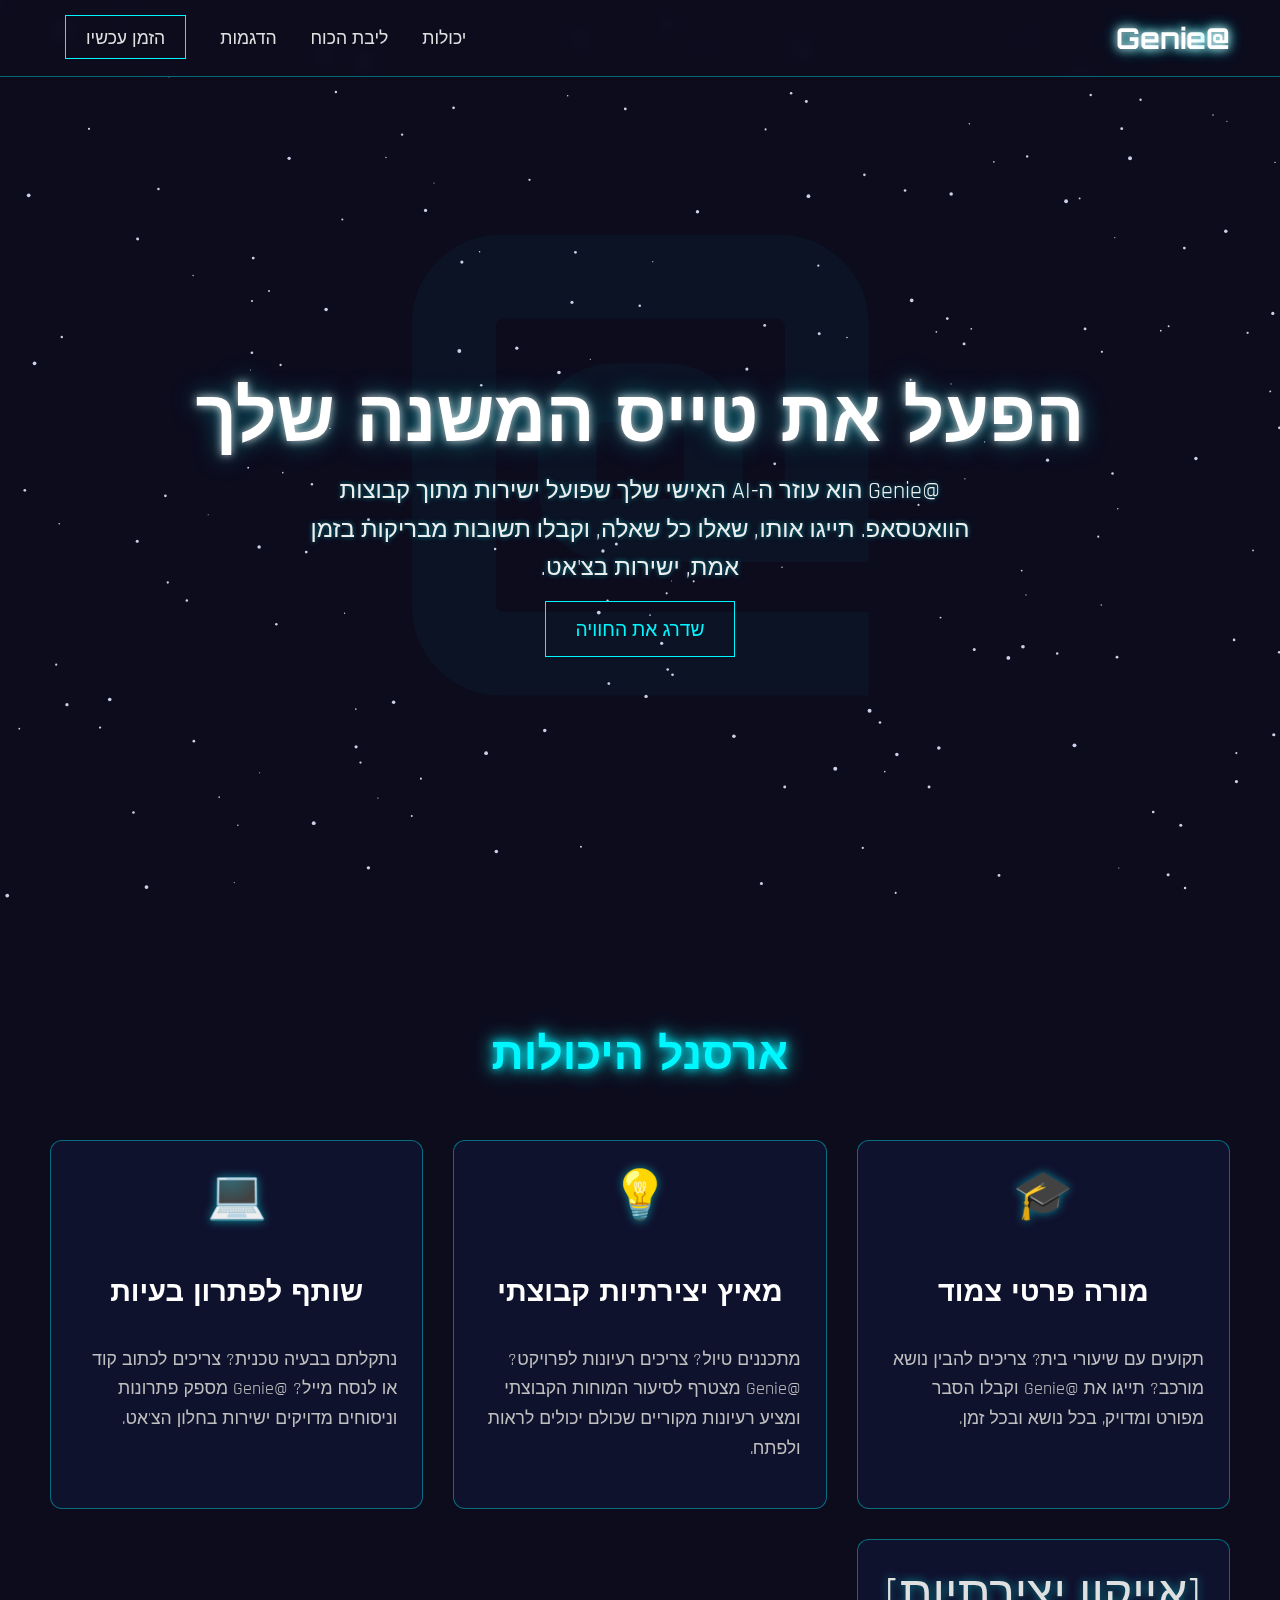
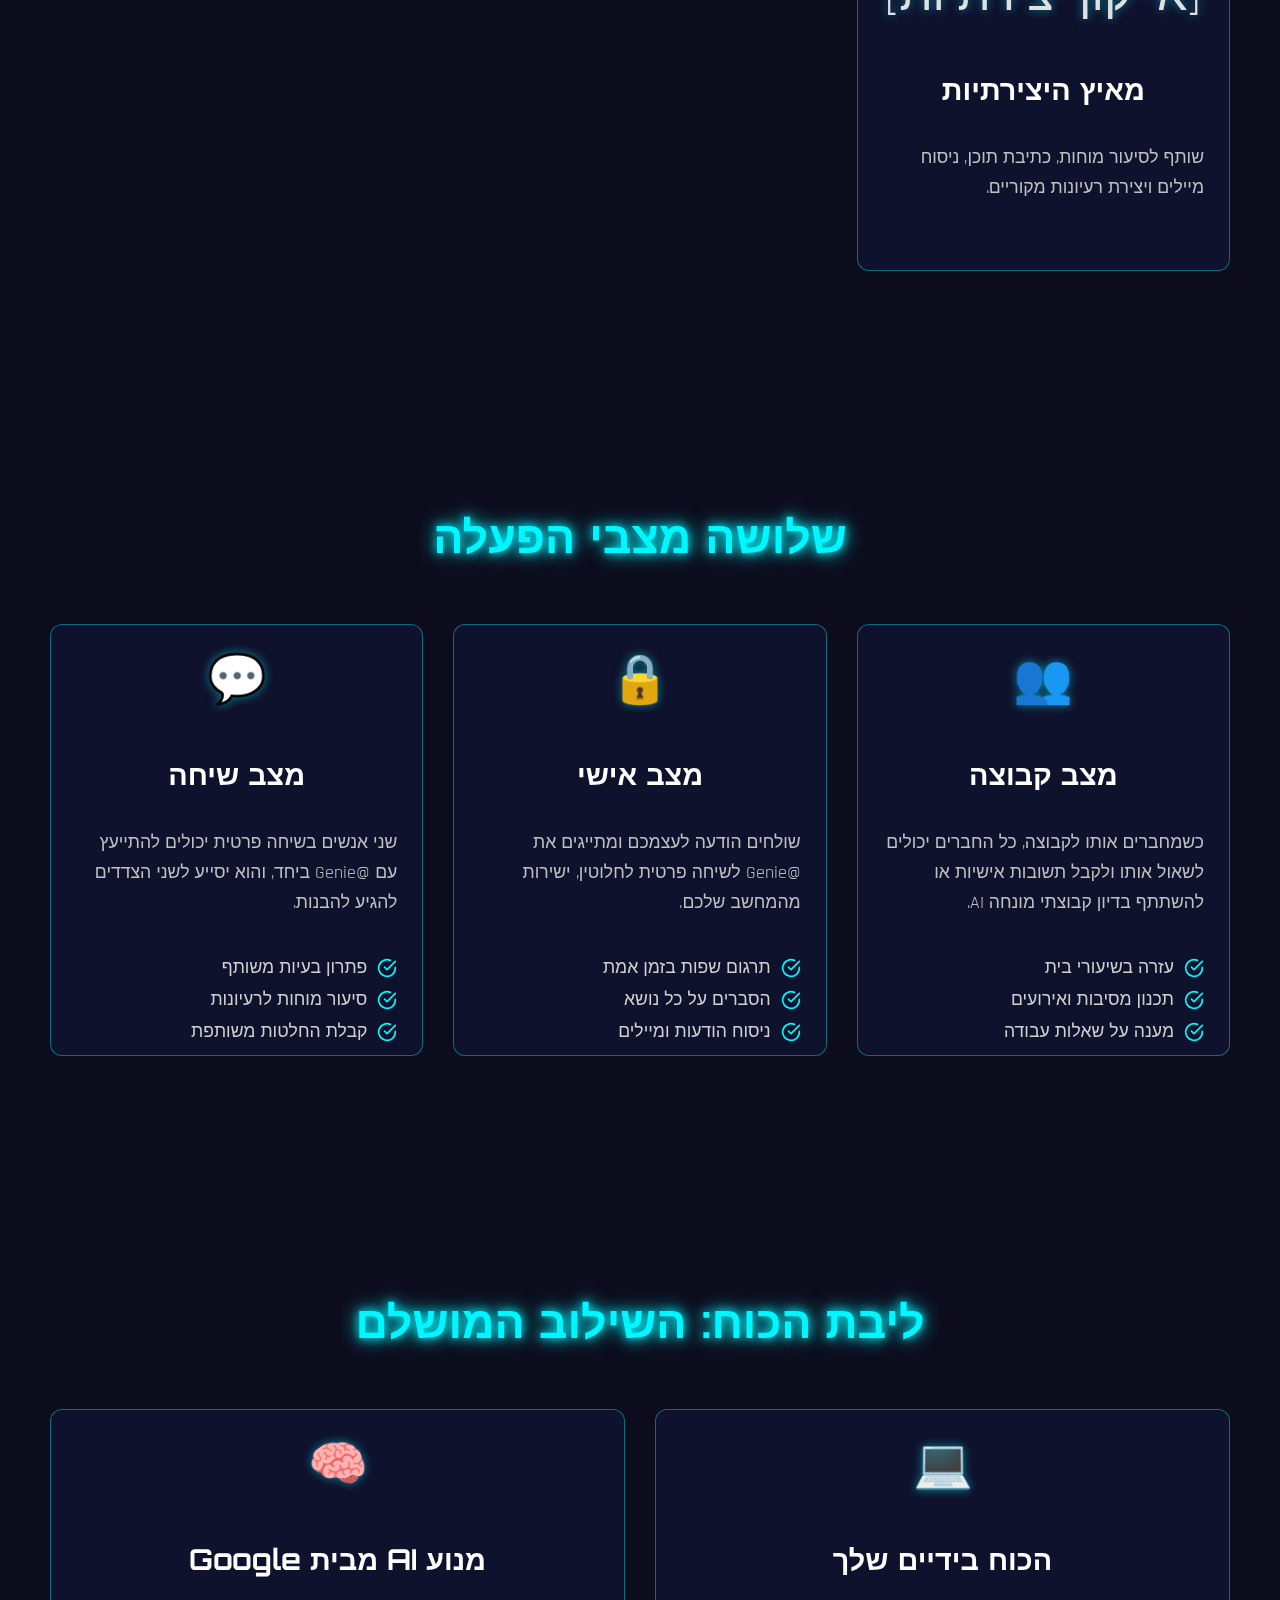
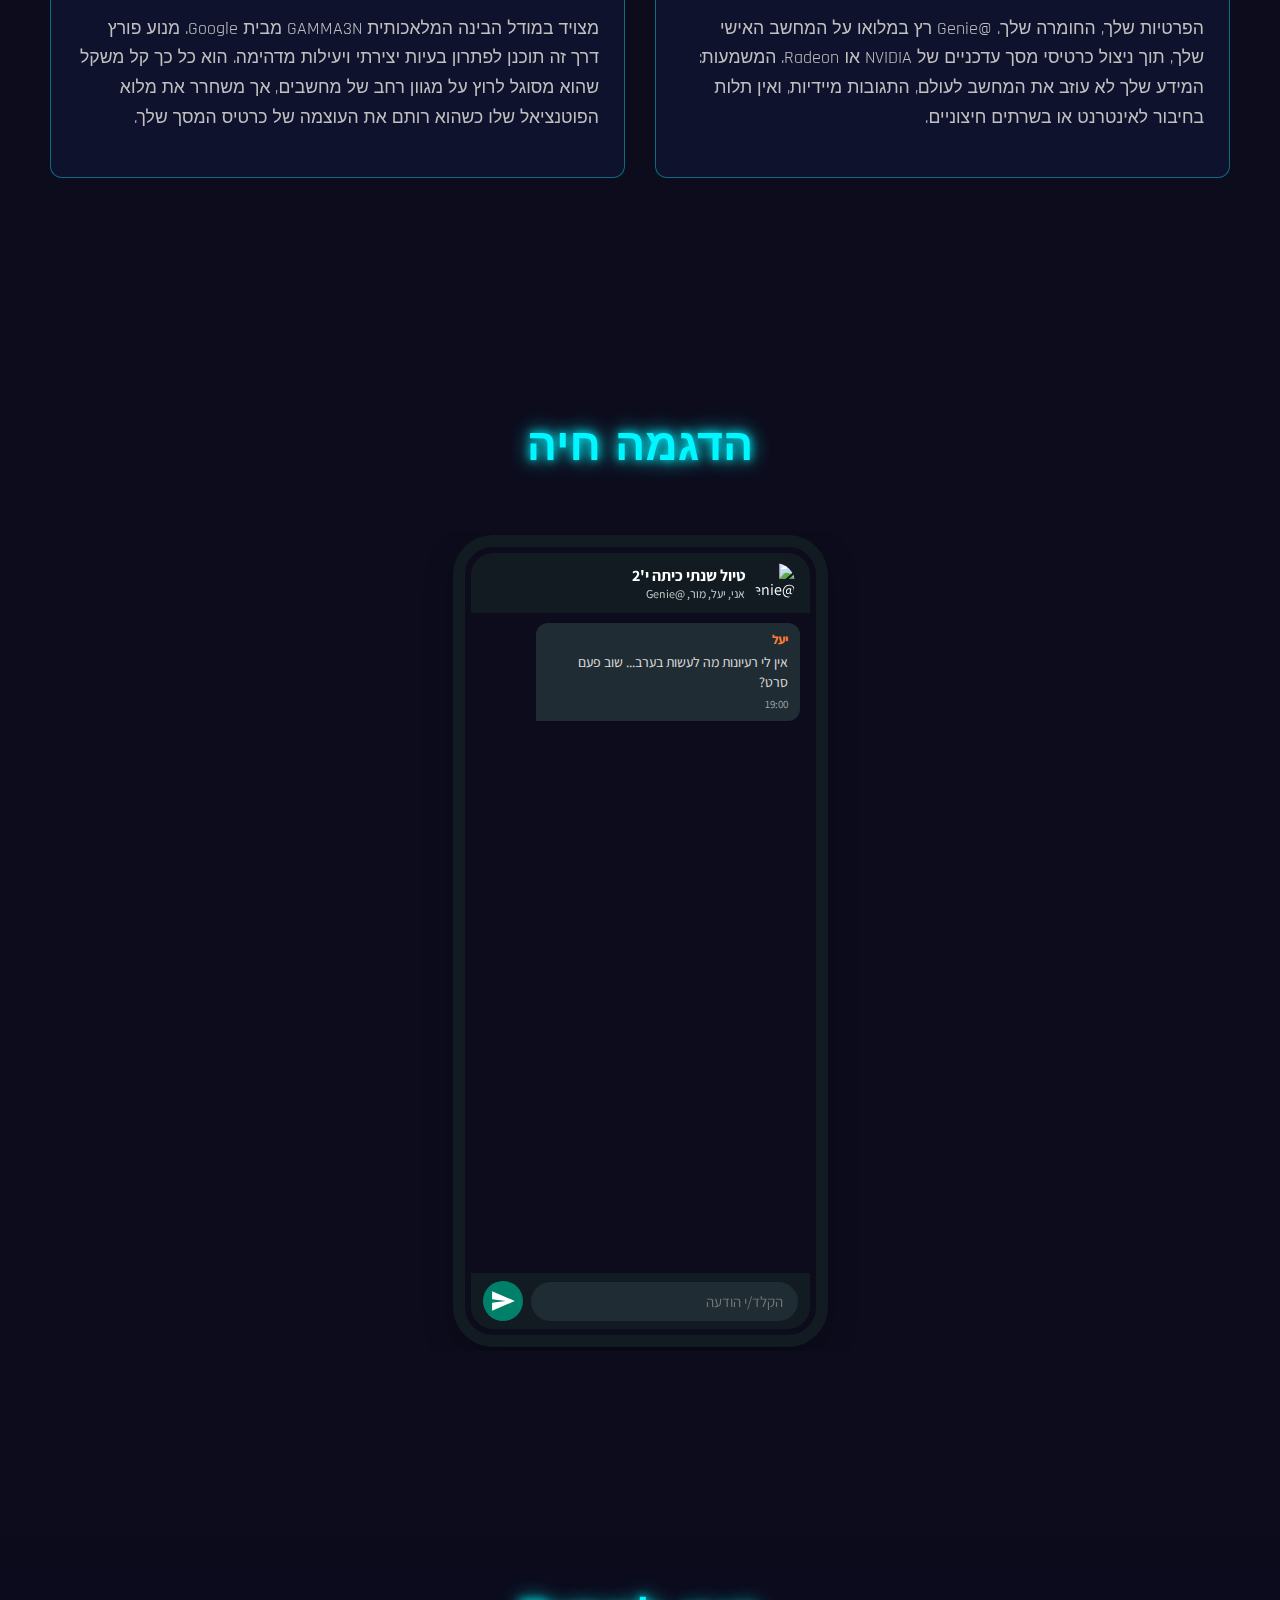
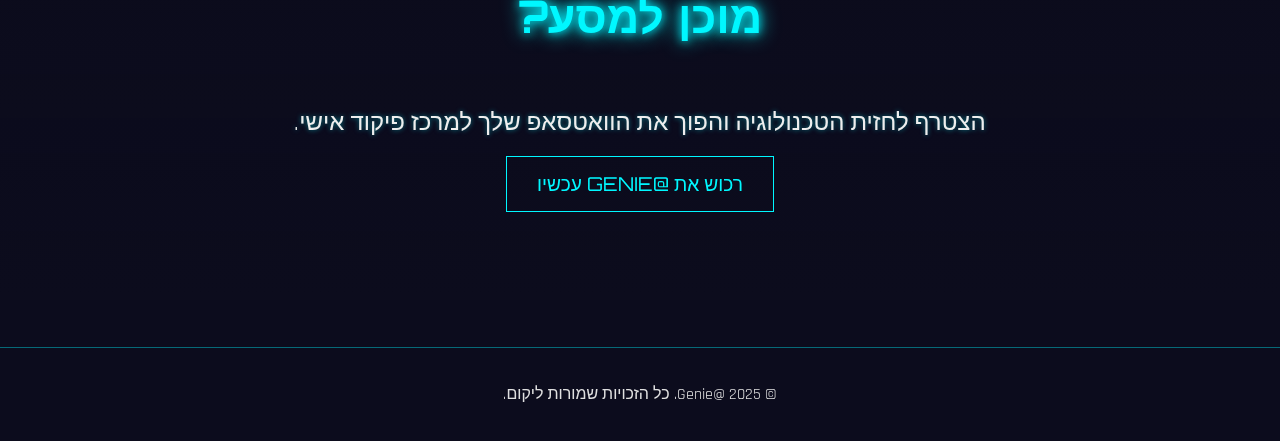
<file: genie_landing_page.html>
<!DOCTYPE html>
<html lang="he" dir="rtl">
<head>
    <meta charset="UTF-8">
    <meta name="viewport" content="width=device-width, initial-scale=1.0">
    <title>@Genie - טייס המשנה שלך בוואטסאפ</title>
    <link rel="preconnect" href="https://fonts.googleapis.com">
    <link rel="preconnect" href="https://fonts.gstatic.com" crossorigin>
    <link href="https://fonts.googleapis.com/css2?family=Orbitron:wght@400;700&family=Rajdhani:wght@400;600&display=swap" rel="stylesheet">
    
    <style>
        :root {
            --primary-color: #00f7ff; /* Electric Cyan */
            --background-color: #0c0c1d; /* Deep Space Blue */
            --card-background: rgba(18, 24, 57, 0.6);
            --border-color: rgba(0, 247, 255, 0.4);
            --glow-color: rgba(0, 247, 255, 0.5);
        }

        html { scroll-behavior: smooth; }

        body {
            background-color: var(--background-color);
            color: #e0e0e0;
            font-family: 'Rajdhani', sans-serif;
            margin: 0;
            overflow-x: hidden;
        }

        canvas#stars {
            position: fixed;
            left: 0; top: 0;
            width: 100vw; height: 100vh;
            z-index: -1;
            pointer-events: none;
        }

        .main-header {
            display: flex;
            justify-content: space-between;
            align-items: center;
            padding: 20px 50px;
            background: rgba(12, 12, 29, 0.5);
            backdrop-filter: blur(8px);
            border-bottom: 1px solid var(--border-color);
            position: sticky;
            top: 0;
            z-index: 100;
            width: 100%;
            box-sizing: border-box;
        }

        .logo {
            font-family: 'Orbitron', sans-serif;
            font-size: 1.8rem;
            font-weight: 700;
            color: #fff;
            text-shadow: 0 0 8px #fff, 0 0 15px var(--primary-color);
        }

        .nav-links a {
            color: #e0e0e0;
            text-decoration: none;
            margin: 0 15px;
            font-size: 1.1rem;
            transition: color 0.3s, text-shadow 0.3s;
        }

        .nav-links a:hover {
            color: var(--primary-color);
            text-shadow: 0 0 5px var(--primary-color);
        }

        .btn-holo {
            background: transparent;
            border: 1px solid var(--primary-color);
            color: var(--primary-color);
            padding: 10px 20px;
            font-family: 'Orbitron', sans-serif;
            text-transform: uppercase;
            cursor: pointer;
            transition: all 0.3s ease;
            text-decoration: none;
        }

        .btn-holo:hover {
            background: rgba(0, 247, 255, 0.1);
            box-shadow: 0 0 15px var(--primary-color), inset 0 0 10px rgba(0, 247, 255, 0.2);
        }
        
        .btn-large { padding: 15px 30px; font-size: 1.2rem; }

        main { z-index: 1; position: relative; }

        .hero {
            position: relative;
            height: 90vh;
            color: #fff;
            display: flex;
            justify-content: center;
            align-items: center;
            text-align: center;
            padding: 0 20px;
        }
        
        .hero-content {
            max-width: 900px;
        }

        .hero-title {
            font-family: 'Orbitron', sans-serif;
            font-size: 4.5rem;
            font-weight: 700;
            color: #fff;
            text-shadow: 0 0 10px rgba(255, 255, 255, 0.8), 0 0 25px var(--glow-color);
            margin-bottom: 1rem;
            line-height: 1.2;
        }

        .hero-subtitle {
            font-size: 1.5rem;
            max-width: 700px;
            margin: 0 auto 30px auto;
            line-height: 1.6;
            color: #eee;
            text-shadow: 0 0 5px var(--glow-color);
        }

        .section {
            padding: 100px 50px;
        }

        .section-title {
            font-family: 'Orbitron', sans-serif;
            font-size: 2.8rem;
            text-align: center;
            color: var(--primary-color);
            text-transform: uppercase;
            margin-bottom: 60px;
            text-shadow: 0 0 10px var(--primary-color), 0 0 20px var(--primary-color);
        }

        .glass-card-grid {
            display: grid;
            grid-template-columns: repeat(auto-fit, minmax(300px, 1fr));
            gap: 30px;
            align-items: stretch;
        }

        .glass-card {
            background: var(--card-background);
            border: 1px solid var(--border-color);
            border-radius: 12px;
            padding: 25px;
            backdrop-filter: blur(8px);
            transition: all 0.3s ease;
            display: flex;
            flex-direction: column;
            min-height: 280px;
            max-height: 380px;
            overflow: hidden;
        }

        .glass-card:hover {
            transform: translateY(-10px);
            box-shadow: 0 0 35px var(--glow-color);
        }

        .card-icon {
            font-size: 3rem;
            margin-bottom: 15px;
            text-shadow: 0 0 10px var(--glow-color);
            text-align: center;
        }

        .card-title {
            font-family: 'Orbitron', sans-serif;
            font-size: 1.8rem;
            margin-bottom: 20px;
            color: #fff;
            text-align: center;
        }

        .card-text {
            color: #c0c0c0;
            line-height: 1.7;
            font-size: 1.1rem;
            text-align: right;
            flex-grow: 1;
        }

        .use-case-list {
            list-style: none;
            padding: 0;
            text-align: right;
            margin-top: 20px;
        }

        .use-case-list li {
            margin-bottom: 10px;
            font-size: 1.1rem;
            color: #d0d0d0;
            background: url('data:image/svg+xml;utf8,<svg xmlns="http://www.w3.org/2000/svg" width="20" height="20" viewBox="0 0 24 24" fill="none" stroke="%2300f7ff" stroke-width="2" stroke-linecap="round" stroke-linejoin="round"><path d="M22 11.08V12a10 10 0 1 1-5.93-9.14"></path><polyline points="22 4 12 14.01 9 11.01"></polyline></svg>') no-repeat right center;
            padding-right: 30px;
        }
        
        .demo-grid {
            display: grid;
            grid-template-columns: repeat(auto-fit, minmax(350px, 1fr));
            gap: 40px;
        }

        .demo-card iframe {
            width: 100%;
            height: 100%;
            border: none;
        }

        .demo-card.floating {
            background: none;
            backdrop-filter: none;
            border: none;
            box-shadow: none;
            padding: 0;
            height: 820px; /* Adjust height for phone frame */
        }

        .cta-section {
            text-align: center;
            background: linear-gradient(rgba(12, 12, 29, 0.8), rgba(12, 12, 29, 1)), url('https://via.placeholder.com/1920x1080/0c0c1d/00f7ff?text=Cosmic+Background') no-repeat center center / cover;
        }

        footer {
            text-align: center;
            padding: 20px;
            margin-top: 50px;
            border-top: 1px solid var(--border-color);
            background: rgba(12, 12, 29, 0.5);
        }

        .background-at-symbol {
            position: fixed;
            top: 50%;
            left: 50%;
            transform: translate(-50%, -50%);
            font-family: 'Orbitron', monospace;
            font-size: 50vw;
            font-weight: 700;
            color: rgba(0, 247, 255, 0.03);
            z-index: 0;
            pointer-events: none;
            animation: mothership-departure 15s infinite linear;
        }

        @keyframes mothership-departure {
            0%, 2%, 4% {
                transform: translate(-50%, -50%) perspective(800px) scale(1) rotateX(0deg) rotateY(0deg);
                opacity: 0.2;
                text-shadow: 0 0 15px rgba(0, 247, 255, 0.2);
            }
            1%, 3% {
                opacity: 0.7;
                text-shadow: 0 0 30px rgba(0, 247, 255, 0.4);
            }
            5% { /* Stable state */
                transform: translate(-50%, -50%) perspective(800px) scale(1) rotateX(0deg) rotateY(0deg);
                opacity: 0.6;
                text-shadow: 0 0 20px rgba(0, 247, 255, 0.05);
            }
            40% { /* Start departure */
                transform: translate(-50%, -50%) perspective(800px) scale(0.5) rotateX(0deg) rotateY(0deg);
                opacity: 0.3;
                text-shadow: 0 0 20px rgba(0, 247, 255, 0.05);
            }
            100% { /* Gone */
                transform: translate(-50%, -50%) perspective(800px) scale(0.01) rotateX(70deg) rotateY(-25deg);
                opacity: 0;
                text-shadow: 0 0 25px rgba(0, 247, 255, 0.3), 
                             0 0 60px rgba(0, 247, 255, 0.2), 
                             0 0 150px rgba(0, 247, 255, 0.1), 
                             0 0 250px rgba(0, 247, 255, 0.05);
            }
        }

        @media (max-width: 768px) {
            .main-header { flex-direction: column; gap: 15px; }
            .hero-title { font-size: 2.8rem; }
            .hero-subtitle { font-size: 1.2rem; }
            .section { padding: 60px 20px; }
            .section-title { font-size: 2rem; }
        }

    </style>
</head>
<body>
    <canvas id="stars"></canvas>
    <div class="background-at-symbol">@</div>

    <header class="main-header">
        <div class="logo">@Genie</div>
        <nav class="nav-links">
            <a href="#features">יכולות</a>
            <a href="#power-core">ליבת הכוח</a>
            <a href="#demos">הדגמות</a>
            <a href="#cta" class="btn-holo">הזמן עכשיו</a>
        </nav>
    </header>

    <main>
        <section class="hero">
            <div class="hero-content">
                <h1 class="hero-title">הפעל את טייס המשנה שלך</h1>
                <p class="hero-subtitle">@Genie הוא עוזר ה-AI האישי שלך שפועל ישירות מתוך קבוצות הוואטסאפ. תייגו אותו, שאלו כל שאלה, וקבלו תשובות מבריקות בזמן אמת, ישירות בצ'אט.</p>
                <a href="#cta" class="btn-holo btn-large">שדרג את החוויה</a>
            </div>
        </section>

        <section id="features" class="section">
            <h2 class="section-title">ארסנל היכולות</h2>
            <div class="glass-card-grid">
                <div class="glass-card">
                    <div class="card-icon">🎓</div>
                    <h3 class="card-title">מורה פרטי צמוד</h3>
                    <p class="card-text">תקועים עם שיעורי בית? צריכים להבין נושא מורכב? תייגו את @Genie וקבלו הסבר מפורט ומדויק, בכל נושא ובכל זמן.</p>
                </div>
                <div class="glass-card">
                    <div class="card-icon">💡</div>
                    <h3 class="card-title">מאיץ יצירתיות קבוצתי</h3>
                    <p class="card-text">מתכננים טיול? צריכים רעיונות לפרויקט? @Genie מצטרף לסיעור המוחות הקבוצתי ומציע רעיונות מקוריים שכולם יכולים לראות ולפתח.</p>
                </div>
                <div class="glass-card">
                    <div class="card-icon">💻</div>
                    <h3 class="card-title">שותף לפתרון בעיות</h3>
                    <p class="card-text">נתקלתם בבעיה טכנית? צריכים לכתוב קוד או לנסח מייל? @Genie מספק פתרונות וניסוחים מדויקים ישירות בחלון הצ'אט.</p>
                </div>
                <div class="glass-card">
                    <div class="card-icon">[אייקון יצירתיות]</div>
                    <h3 class="card-title">מאיץ היצירתיות</h3>
                    <p class="card-text">שותף לסיעור מוחות, כתיבת תוכן, ניסוח מיילים ויצירת רעיונות מקוריים.</p>
                </div>
            </div>
        </section>

        <section id="usage-modes" class="section">
            <h2 class="section-title">שלושה מצבי הפעלה</h2>
            <div class="glass-card-grid">
                <!-- מצב קבוצה -->
                <div class="glass-card">
                    <div class="card-icon">👥</div>
                    <h3 class="card-title">מצב קבוצה</h3>
                    <p class="card-text">כשמחברים אותו לקבוצה, כל החברים יכולים לשאול אותו ולקבל תשובות אישיות או להשתתף בדיון קבוצתי מונחה AI.</p>
                    <ul class="use-case-list">
                        <li>עזרה בשיעורי בית</li>
                        <li>תכנון מסיבות ואירועים</li>
                        <li>מענה על שאלות עבודה</li>
                    </ul>
                </div>
                <!-- מצב אישי -->
                <div class="glass-card">
                    <div class="card-icon">🔒</div>
                    <h3 class="card-title">מצב אישי</h3>
                    <p class="card-text">שולחים הודעה לעצמכם ומתייגים את @Genie לשיחה פרטית לחלוטין, ישירות מהמחשב שלכם.</p>
                     <ul class="use-case-list">
                        <li>תרגום שפות בזמן אמת</li>
                        <li>הסברים על כל נושא</li>
                        <li>ניסוח הודעות ומיילים</li>
                    </ul>
                </div>
                <!-- מצב שיחה -->
                <div class="glass-card">
                    <div class="card-icon">💬</div>
                    <h3 class="card-title">מצב שיחה</h3>
                    <p class="card-text">שני אנשים בשיחה פרטית יכולים להתייעץ עם @Genie ביחד, והוא יסייע לשני הצדדים להגיע להבנות.</p>
                     <ul class="use-case-list">
                        <li>פתרון בעיות משותף</li>
                        <li>סיעור מוחות לרעיונות</li>
                        <li>קבלת החלטות משותפת</li>
                    </ul>
                </div>
            </div>
        </section>

        <section id="power-core" class="section">
            <h2 class="section-title">ליבת הכוח: השילוב המושלם</h2>
            <div class="glass-card-grid" style="grid-template-columns: 1fr 1fr; align-items: stretch;">
                <div class="glass-card">
                    <div class="card-icon">💻</div>
                    <h3 class="card-title">הכוח בידיים שלך</h3>
                    <p class="card-text">הפרטיות שלך, החומרה שלך. @Genie רץ במלואו על המחשב האישי שלך, תוך ניצול כרטיסי מסך עדכניים של NVIDIA או Radeon. המשמעות: המידע שלך לא עוזב את המחשב לעולם, התגובות מיידיות, ואין תלות בחיבור לאינטרנט או בשרתים חיצוניים.</p>
                </div>
                <div class="glass-card">
                    <div class="card-icon">🧠</div>
                    <h3 class="card-title">מנוע AI מבית Google</h3>
                    <p class="card-text">מצויד במודל הבינה המלאכותית GAMMA3N מבית Google. מנוע פורץ דרך זה תוכנן לפתרון בעיות יצירתי ויעילות מדהימה. הוא כל כך קל משקל שהוא מסוגל לרוץ על מגוון רחב של מחשבים, אך משחרר את מלוא הפוטנציאל שלו כשהוא רותם את העוצמה של כרטיס המסך שלך.</p>
                </div>
            </div>
        </section>


        <section id="demos" class="section">
            <h2 class="section-title">הדגמה חיה</h2>
            <div class="demo-grid">
                <div class="demo-card floating">
                    <iframe src="demo_floating_brainstorm.html" title="הדגמת סיעור מוחות צף"></iframe>
                </div>
            </div>
        </section>

        <section id="cta" class="section cta-section">
            <h2 class="section-title">מוכן למסע?</h2>
            <p class="hero-subtitle">הצטרף לחזית הטכנולוגיה והפוך את הוואטסאפ שלך למרכז פיקוד אישי.</p>
            <a href="#" class="btn-holo btn-large">רכוש את @Genie עכשיו</a>
        </section>

    </main>

    <footer>
        <p>&copy; 2025 @Genie. כל הזכויות שמורות ליקום.</p>
    </footer>

    <script>
        document.addEventListener('DOMContentLoaded', () => {
            const canvas = document.getElementById('stars');
            if (!canvas) return;
            const ctx = canvas.getContext('2d');

            function setCanvasSize() {
                canvas.width = window.innerWidth;
                canvas.height = window.innerHeight;
            }
            setCanvasSize();

            let stars = [];
            const starCount = 200;

            function initStars() {
                stars = [];
                for (let i = 0; i < starCount; i++) {
                    stars.push({
                        x: Math.random() * canvas.width,
                        y: Math.random() * canvas.height,
                        radius: Math.random() * 1.5 + 0.5,
                        speed: Math.random() * 0.3 + 0.1
                    });
                }
            }
            initStars();

            function animateStars() {
                ctx.clearRect(0, 0, canvas.width, canvas.height);
                ctx.fillStyle = 'rgba(224, 231, 255, 0.9)';

                stars.forEach(star => {
                    ctx.beginPath();
                    ctx.arc(star.x, star.y, star.radius, 0, Math.PI * 2);
                    ctx.fill();
                    star.y += star.speed;
                    if (star.y > canvas.height) {
                        star.y = 0;
                        star.x = Math.random() * canvas.width;
                    }
                });
                requestAnimationFrame(animateStars);
            }
            animateStars();

            window.addEventListener('resize', () => {
                setCanvasSize();
                initStars();
            });
        });
    </script>
</body>
</html>
</file>
